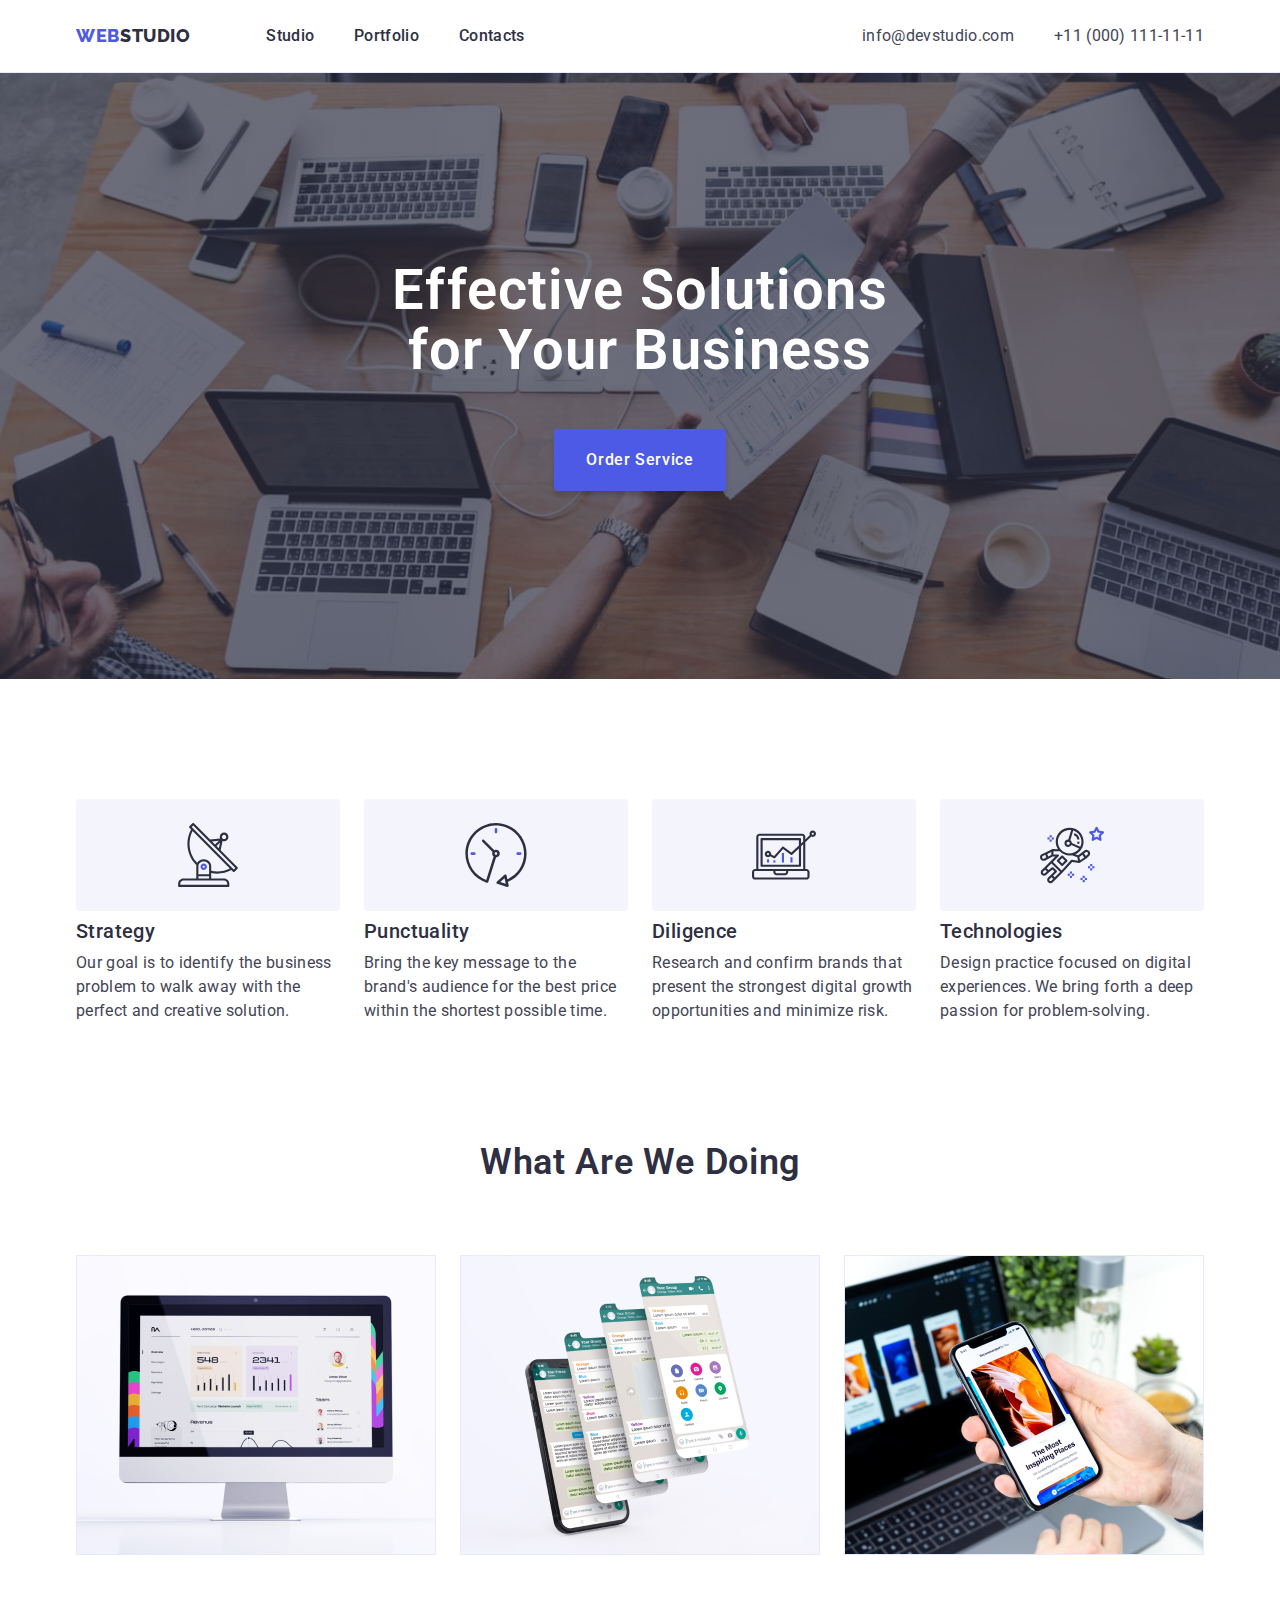
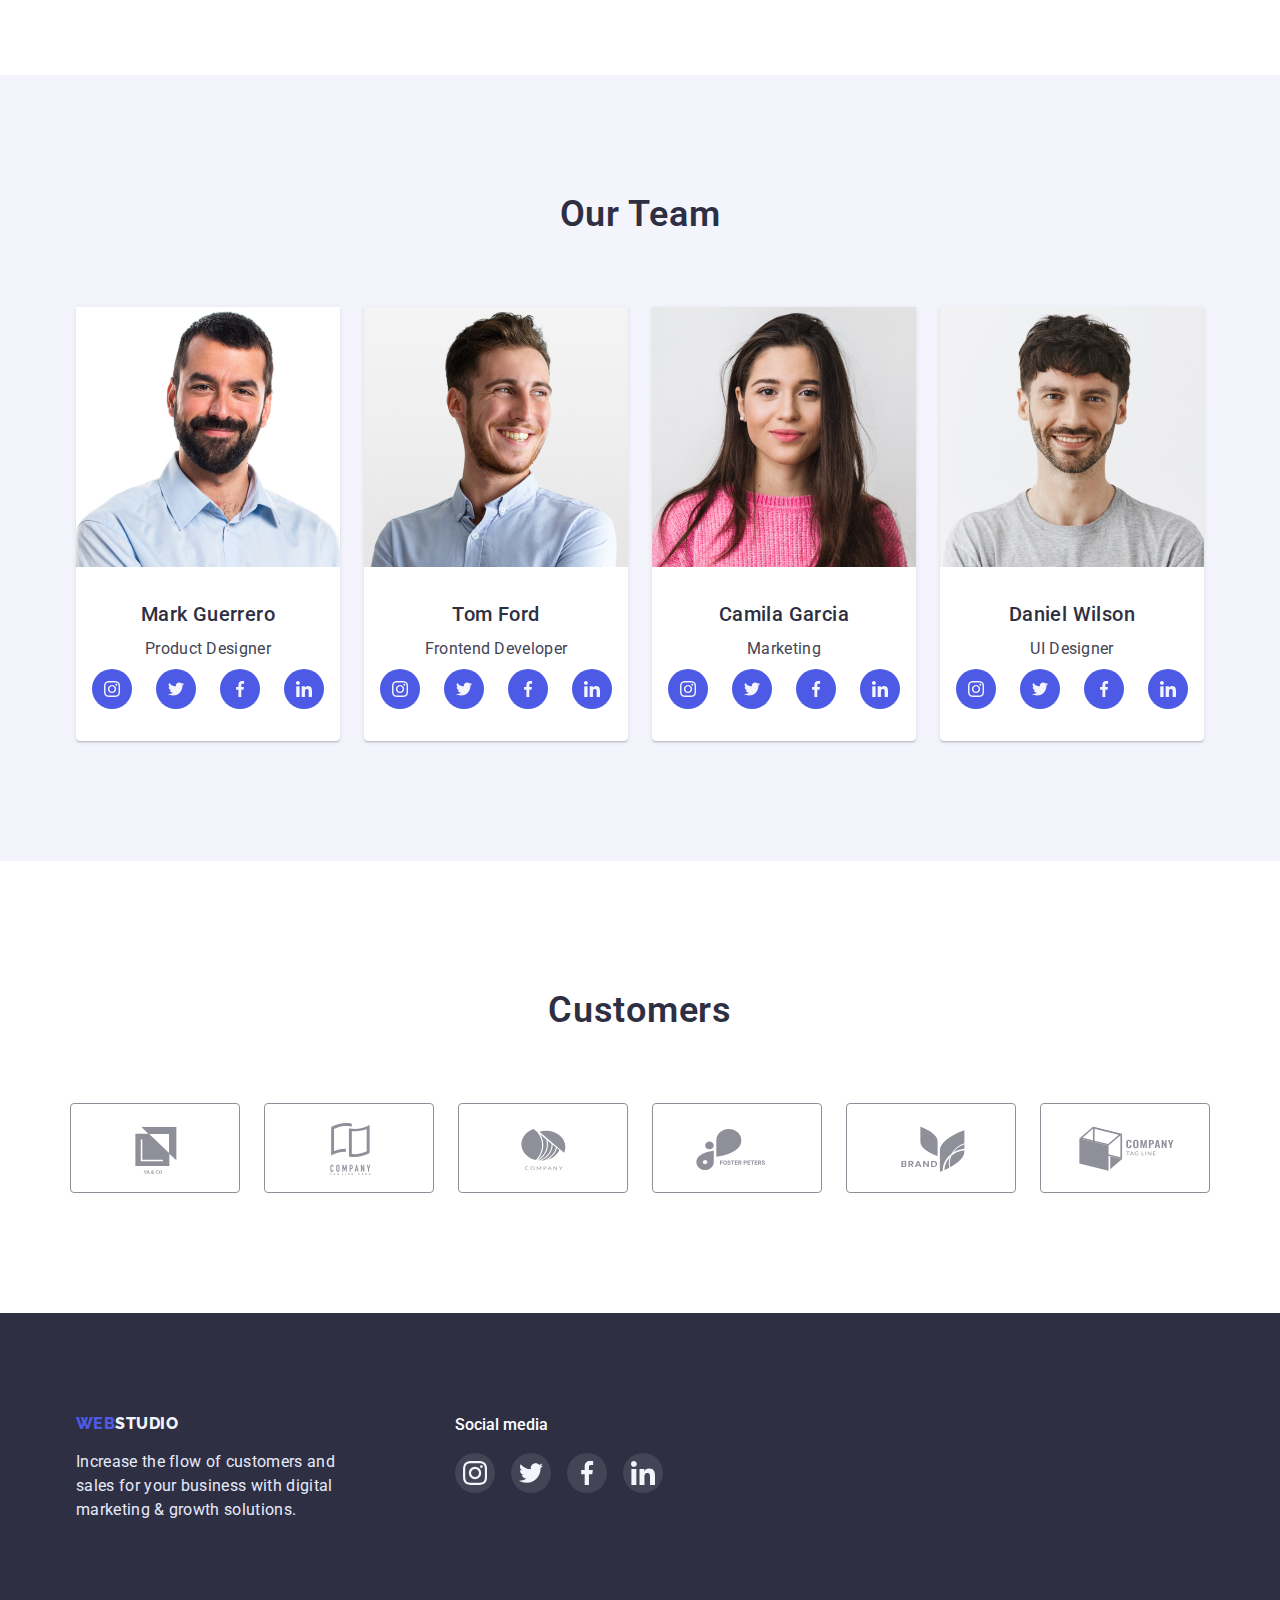
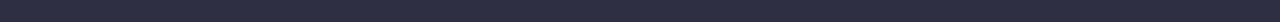
<file: index.html>
<!DOCTYPE html>
<html lang="en">
  <!--...-->
<head>
    <meta charset="utf-8">
    <meta http-equiv="x-ua-compatible" content="ie=edge">
    <meta name="viewport" content="width=device-width, initial-scale=1.0">
    <title>Web Studio</title>
    <link rel="stylesheet" href="https://cdn.jsdelivr.net/npm/modern-normalize@1.1.0/modern-normalize.min.css">
    <link rel="preconnect" href="https://fonts.googleapis.com">
    <link rel="preconnect" href="https://fonts.gstatic.com" crossorigin>
    <link href="https://fonts.googleapis.com/css2?family=Raleway:wght@800&family=Roboto:wght@400;500;700;900&display=swap" rel="stylesheet">
    <link rel="stylesheet" href="./css/styles.css">
</head>
<body>
  <!--HEADER-->
<header class="page-header">
<div class="container page-header-container">
  <nav class="page-nav">
      <div>
        <a class="logo link" href="LINK">
          <span class="logo-blue">Web</span>Studio</a>
        </div>
      <ul class="menu list">
         <li class="menu-item"><a class="menu-link link" href="index.html">Studio</a></li>
         <li class="menu-item"><a class="menu-link link" href="portfolio.html">Portfolio</a></li>
         <li class="menu-item"><a class="menu-link link" href="LINK">Contacts</a></li>
      </ul>
  </nav>
  <ul class="contact-phone-mail list">
      <li class="contact-mail-adress"><a class="mail-lin link" href="mailto:info@devstudio.com">info@devstudio.com</a></li>
      <li class="contact-phone-number"><a class="phone-lin link" href="tel:+11(000)1111111">+11 (000) 111-11-11</a></li>
    </ul>
</div>
</header>
<!---HERO-->
<main>
  <section class="hero">
   <div class="container">
     <h1 class="hero-title">Effective Solutions <br> for Your Business</h1>
     <button class="button-hero" type="button">Order Service</button>
   </div>
  </section>
  <!--SECTOIN DESCRIPTION-->
  <section class="section-description section">
    <div class="container">
      <ul class="list list-description">
        <li class="list-text">
          <div class="description-icon">
            <svg class="icon-antenna" width="64" height="64">
              <use href="./imeges/sprite.svg#icon-antenna-1"></use>
            </svg>
          </div>
          <h3 class="title title-description">Strategy</h3>
          <p class="subtitle subtitle-description">Our goal is to identify the business problem to walk away with the perfect and creative solution.</p>
        </li>
        <li class="list-text">
          <div class="description-icon">
            <svg class="icon-clock" width="64" height="64">
              <use href="./imeges/sprite.svg#icon-clock-1"></use>
            </svg>
          </div>
         <h3 class="title title-description">Punctuality</h3>
         <p class="subtitle subtitle-description">Bring the key message to the brand's audience for the best price within the shortest possible time.</p>
        </li>
        <li class="list-text">
          <div class="description-icon">
            <svg class="icon-diagram" width="64" height="64">
              <use href="./imeges/sprite.svg#icon-diagram-1"></use>
            </svg>
          </div>
          <h3 class="title title-description">Diligence</h3>
          <p class="subtitle subtitle-description">Research and confirm brands that present the strongest digital growth opportunities and minimize risk.</p>
        </li>
          <li class="list-text">
            <div class="description-icon">
              <svg class="icon-astronaut" width="64" height="64">
                <use href="./imeges/sprite.svg#icon-astronaut-1"></use>
              </svg>
            </div>
            <h3 class="title title-description">Technologies</h3>
            <p class="subtitle subtitle-description">Design practice focused on digital experiences. We bring forth a deep passion for problem-solving.</p>
          </li>
      </ul>
    </div>
  </section>
  <section class="services-section">
    <div class="container">
      <h2 class="section-title">What are we doing</h2>
      <ul class="list list-cards">
        <li><img src="imeges/Rectangle71.jpg" alt="monitor appl" width="360"></li>
        <li><img src="imeges/Rectangle71-1.jpg" alt="iphone scrinshots" width="360"></li>
        <li><img src="imeges/Rectangle71-2.jpg" alt="iphone in hand" width="360"></li>
      </ul>
    </div>
  </section>
  <!--TEAM-->
  <section class="team-section section">
    <div class="container">
      <h2 class="section-title">Our Team</h2>
      <ul class="list list-team">
        <li class="team-icon"><img src="imeges/img1.jpg" alt="photo Mark Guerrero" width="264">
          <div class="team-name-profession">
            <h3 class="team-name">Mark Guerrero</h3>
            <p class="team-profession">Product Designer</p>
            <ul class="social-list list link">
              <li class="social-list-item">
                <a href="" class="social-list-link">
                  <svg class="social-list-icon" width="16" height="16">
                    <use href="./imeges/sprite.svg#icon-instagram-2"></use>
                  </svg>
                </a>
              </li>
              <li class="social-list-item">
                <a href="" class="social-list-link">
                  <svg class="social-list-icon" width="16" height="16">
                    <use href="./imeges/sprite.svg#icon-twitter-1"></use>
                  </svg>
                </a>
              </li>
              <li class="social-list-item">
                <a href="" class="social-list-link">
                  <svg class="social-list-icon" width="16" height="16">
                    <use href="./imeges/sprite.svg#icon-facebook-1"></use>
                  </svg>
                </a>
              </li>
              <li class="social-list-item">
                <a href="" class="social-list-link">
                  <svg class="social-list-icon" width="16" height="16">
                    <use href="./imeges/sprite.svg#icon-linkedin-1"></use>
                  </svg>
                </a>
              </li>
            </ul>
          </div>
        </li>
        <li class="team-icon"><img src="imeges/img2.jpg" alt="photo Tom Ford" width="264">
          <div class="team-name-profession">
            <h3 class="team-name">Tom Ford</h3>
            <p class="team-profession">Frontend Developer</p>
            <ul class="social-list list link">
              <li class="social-list-item">
                <a href="" class="social-list-link">
                  <svg class="social-list-icon" width="16" height="16">
                    <use href="./imeges/sprite.svg#icon-instagram-2"></use>
                  </svg>
                </a>
              </li>
              <li class="social-list-item">
                <a href="" class="social-list-link">
                  <svg class="social-list-icon" width="16" height="16">
                    <use href="./imeges/sprite.svg#icon-twitter-1"></use>
                  </svg>
                </a>
              </li>
              <li class="social-list-item">
                <a href="" class="social-list-link">
                  <svg class="social-list-icon" width="16" height="16">
                    <use href="./imeges/sprite.svg#icon-facebook-1"></use>
                  </svg>
                </a>
              </li>
              <li class="social-list-item">
                <a href="" class="social-list-link">
                  <svg class="social-list-icon" width="16" height="16">
                    <use href="./imeges/sprite.svg#icon-linkedin-1"></use>
                  </svg>
                </a>
              </li>
            </ul>
          </div>
        </li>
        <li class="team-icon"><img src="imeges/img3.jpg" alt="photo Camila Garcia" width="264">
          <div class="team-name-profession">
            <h3 class="team-name">Camila Garcia</h3>
            <p class="team-profession">Marketing</p>
            <ul class="social-list list link">
              <li class="social-list-item">
                <a href="" class="social-list-link">
                  <svg class="social-list-icon" width="16" height="16">
                    <use href="./imeges/sprite.svg#icon-instagram-2"></use>
                  </svg>
                </a>
              </li>
              <li class="social-list-item">
                <a href="" class="social-list-link">
                  <svg class="social-list-icon" width="16" height="16">
                    <use href="./imeges/sprite.svg#icon-twitter-1"></use>
                  </svg>
                </a>
              </li>
              <li class="social-list-item">
                <a href="" class="social-list-link">
                  <svg class="social-list-icon" width="16" height="16">
                    <use href="./imeges/sprite.svg#icon-facebook-1"></use>
                  </svg>
                </a>
              </li>
              <li class="social-list-item">
                <a href="" class="social-list-link">
                  <svg class="social-list-icon" width="16" height="16">
                    <use href="./imeges/sprite.svg#icon-linkedin-1"></use>
                  </svg>
                </a>
              </li>
            </ul>
          </div>
        </li>
        <li class="team-icon"><img src="imeges/img4.jpg" alt="photo Daniel Wilson" width="264">
          <div class="team-name-profession">
            <h3 class="team-name">Daniel Wilson</h3>
            <p class="team-profession">UI Designer</p>
            <ul class="social-list list link">
              <li class="social-list-item">
                <a href="" class="social-list-link">
                  <svg class="social-list-icon" width="16" height="16">
                    <use href="./imeges/sprite.svg#icon-instagram-2"></use>
                  </svg>
                </a>
              </li>
              <li class="social-list-item">
                <a href="" class="social-list-link">
                  <svg class="social-list-icon" width="16" height="16">
                    <use href="./imeges/sprite.svg#icon-twitter-1"></use>
                  </svg>
                </a>
              </li>
              <li class="social-list-item">
                <a href="" class="social-list-link">
                  <svg class="social-list-icon" width="16" height="16">
                    <use href="./imeges/sprite.svg#icon-facebook-1"></use>
                  </svg>
                </a>
              </li>
              <li class="social-list-item">
                <a href="" class="social-list-link">
                  <svg class="social-list-icon" width="16" height="16">
                    <use href="./imeges/sprite.svg#icon-linkedin-1"></use>
                  </svg>
                </a>
              </li>
            </ul>
          </div>
        </li>
      </ul>
    </div>
  </section>
  <!--CUSTOMERS-->
  <section class="custumers">
    <div class="custumers-section">
      <h2 class="section-title title-costumers">Customers</h2>
      <ul class="costumers-list list">
        <li class="item">
          <a href="" class="customers-logo">
          <svg class="customers-icon" width="104" height="56">
            <use href="./imeges/sprite.svg#icon-Logo"></use>
          </svg>
        </a>
       </li>
       <li class="item">
        <a href="" class="customers-logo">
        <svg class="customers-icon" width="104" height="56">
          <use href="./imeges/sprite.svg#icon-Logo-2"></use>
        </svg>
      </a>
     </li>
     <li class="item">
      <a href="" class="customers-logo">
      <svg class="customers-icon" width="104" height="56">
        <use href="./imeges/sprite.svg#icon-Logo-3"></use>
      </svg>
    </a>
   </li>
   <li class="item">
    <a href="" class="customers-logo">
    <svg class="customers-icon" width="104" height="56">
      <use href="./imeges/sprite.svg#icon-Logo-4"></use>
    </svg>
  </a>
 </li>
 <li class="item">
  <a href="" class="customers-logo">
  <svg class="customers-icon" width="104" height="56">
    <use href="./imeges/sprite.svg#icon-Logo-5"></use>
  </svg>
</a>
</li>
<li class="item">
  <a href="" class="customers-logo">
  <svg class="customers-icon" width="104" height="56">
    <use href="./imeges/sprite.svg#icon-Logo-6"></use>
  </svg>
</a>
</li>
      </ul>
    </div>
  </section>
</main>
<footer class="footer">
  <div class="container footer-content">
      <div>
        <a class="logo-footer link" href="LINK">Web<span class="logo-white">Studio</span></a>
        <p class="footer-text">Increase the flow of customers and<br>sales for your business with digital<br> marketing & growth solutions.</p>
      </div>
        <div class="footer-social-icon">
          <p class="footer-text-social-media">Social media</p>
            <ul class="footer-social-list list">
              <li class="footer-social-list-item">
                <a href="" class="foter-social-link">
                  <svg class="footer-social-list-icon" width="24" height="24">
                    <use href="./imeges/sprite.svg#icon-instagram-2"></use>
                  </svg>
                </a>
              </li>
              <li>
                <a href="" class="foter-social-link">
                  <svg class="footer-social-list-icon" width="24" height="24">
                    <use href="./imeges/sprite.svg#icon-twitter-1"></use>
                  </svg>
                </a>
              </li>
              <li>
                <a href="" class="foter-social-link">
                  <svg class="footer-social-list-icon" width="24" height="24">
                    <use href="./imeges/sprite.svg#icon-facebook-1"></use>
                  </svg>
                </a>
              </li>
              <li>
                <a href="" class="foter-social-link">
                  <svg class="footer-social-list-icon" width="24" height="24">
                    <use href="./imeges/sprite.svg#icon-linkedin-1"></use>
                  </svg>
                </a>
              </li>
            </ul>
        </div>
  </div>
</footer>
</body>
</file>
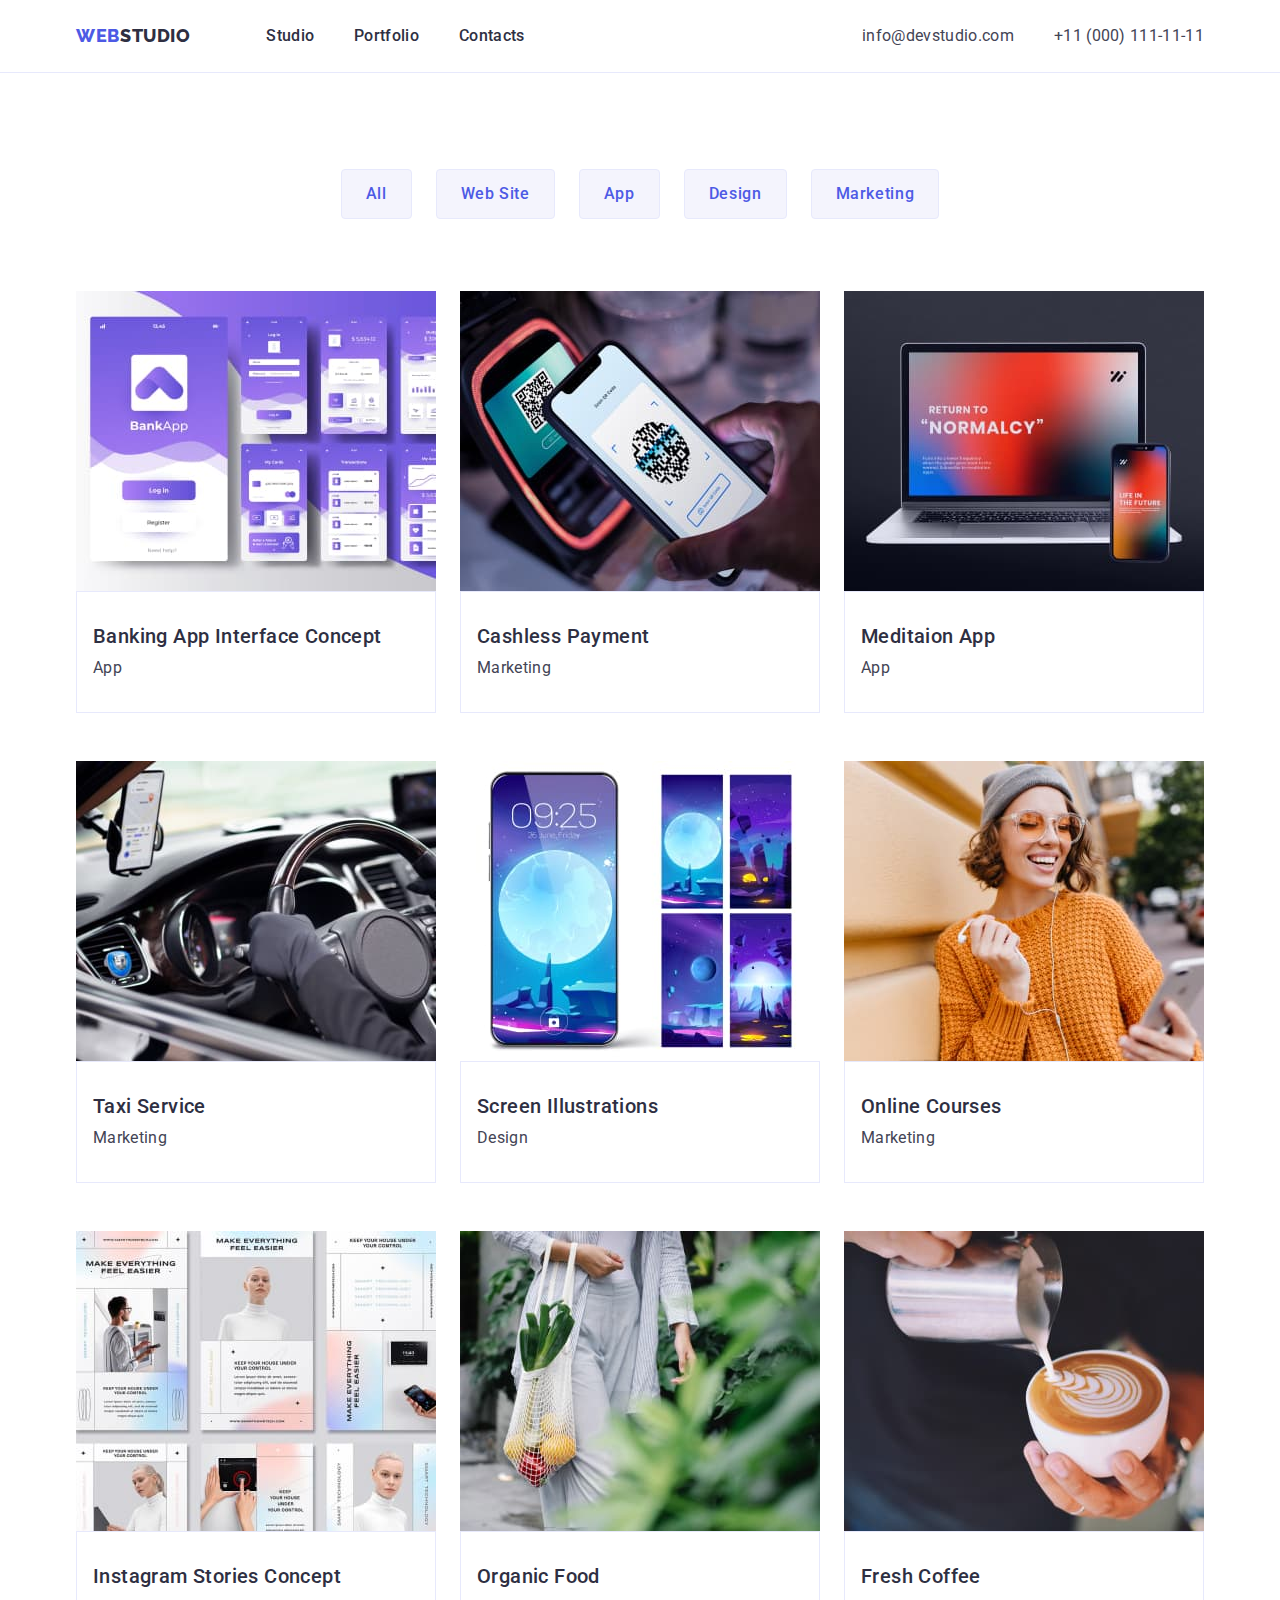
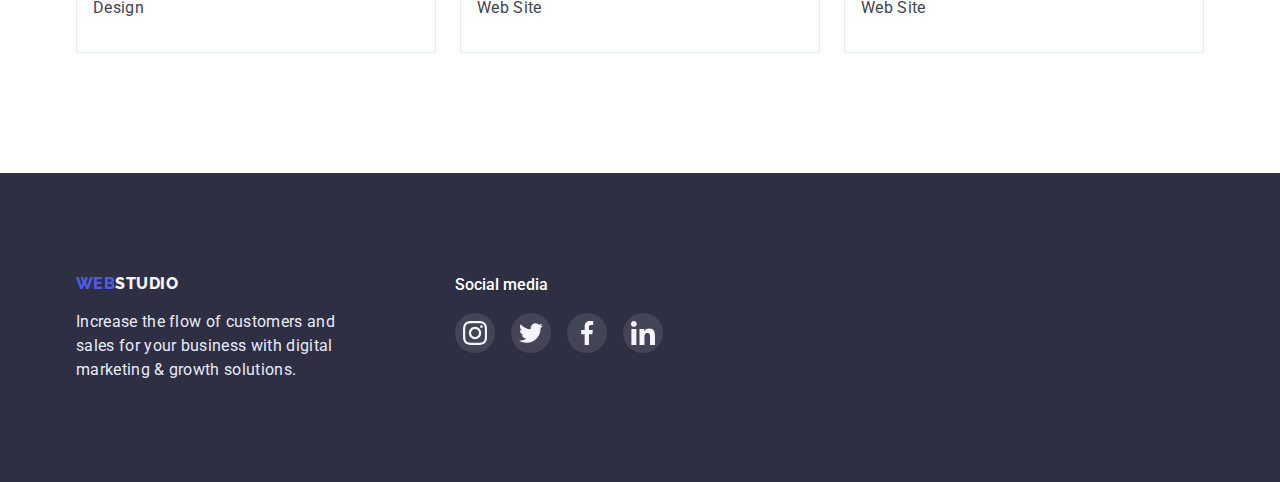
<file: portfolio.html>
<!DOCTYPE html>
<html lang="en">
<head>
    <meta charset="UTF-8">
    <meta http-equiv="X-UA-Compatible" content="IE=edge">
    <meta name="viewport" content="width=device-width, initial-scale=1.0">
    <title>Document</title>
    <link rel="stylesheet" href="https://cdn.jsdelivr.net/npm/modern-normalize@1.1.0/modern-normalize.min.css">
    <link rel="preconnect" href="https://fonts.googleapis.com">
    <link rel="preconnect" href="https://fonts.gstatic.com" crossorigin>
    <link href="https://fonts.googleapis.com/css2?family=Raleway:wght@800&family=Roboto:wght@400;500;700;900&display=swap" rel="stylesheet">
    <link rel="stylesheet" href="./css/styles.css">
</head>
<body>
    <!--HEADER-->
    <header class="page-header">
        <div class="container page-header-container">
            <nav class="page-nav">
                <div>
                    <a class="logo link" href="LINK"><span class="logo-blue">Web</span>Studio</a>
                </div>
                <ul class="menu list">
                    <li class="menu-item"><a class="menu-link link" href="index.html">Studio</a></li>
                    <li class="menu-item"><a class="menu-link link" href="portfolio.html">Portfolio</a></li>
                    <li class="menu-item"><a class="menu-link link" href="LINK">Contacts</a></li>
                </ul>
            </nav>
            <ul class="contact-phone-mail list">
                <li class="contact-mail-adress"><a class="mail-lin link" href="mailto:info@devstudio.com">info@devstudio.com</a></li>
                <li class="contact-phone-number"><a class="phone-lin link" href="tel:+11(000)1111111">+11 (000) 111-11-11</a></li>
            </ul>
        </div>
    </header>
<main>
    <!--PORTFOLIO MENU-->
    <section class="button-portfolio section-portfolio">
        <div class="container">
            <ul class="list list-button">
                <li><button class="button-filter" type="button">All</button></li>
                <li><button class="button-filter" type="button">Web Site</button></li>
                <li><button class="button-filter" type="button">App</button></li>
                <li><button class="button-filter" type="button">Design</button></li>
                <li><button class="button-filter" type="button">Marketing</button></li>
            </ul>
            <ul class="list menu-portfolio">
                <li class="portfolio-cards"><img src="./imeges/img-bank-app.jpg" alt="bank app on the phone" width="360">
                    <div class="portfolio-cards-wrapper menu-title-text">
                        <h3 class="menu-title">Banking App Interface Concept</h3>
                        <p class="menu-text">App</p>
                    </div>
                </li>
                <li class="portfolio-cards"><img src="./imeges/img-qrcode.jpg" alt="qr code on phone" width="360">
                    <div class="portfolio-cards-wrapper menu-title-text">
                        <h3 class="menu-title">Cashless Payment</h3>
                        <p class="menu-text">Marketing</p>
                    </div>
                </li>
                <li class="portfolio-cards"><img src="./imeges/img-normalcy.jpg" alt="laptop and phone" width="360">
                    <div class="portfolio-cards-wrapper menu-title-text">
                        <h3 class="menu-title">Meditaion App</h3>
                        <p class="menu-text">App</p>
                    </div>
                </li>
                <li class="portfolio-cards"><img src="./imeges/img-driver.jpg" alt="driver" width="360">
                    <div class="portfolio-cards-wrapper menu-title-text">
                        <h3 class="menu-title">Taxi Service</h3>
                        <p class="menu-text">Marketing</p>
                    </div>
                </li>
                <li class="portfolio-cards"><img src="././imeges/img-phone-moon.jpg" alt="phone with moon" width="360">
                    <div class="portfolio-cards-wrapper menu-title-text">
                        <h3 class="menu-title">Screen Illustrations</h3>
                        <p class="menu-text">Design</p>
                    </div>
                </li>
                <li class="portfolio-cards"><img src="./imeges/img-women-in-orange.jpg" alt="women with phone" width="360">
                    <div class="portfolio-cards-wrapper menu-title-text">
                        <h3 class="menu-title">Online Courses</h3>
                        <p class="menu-text">Marketing</p>
                    </div>
                </li>
                <li class="portfolio-cards"><img src="./imeges/img-colage.jpg" alt="photo collage" width="360">
                    <div class="portfolio-cards-wrapper menu-title-text">
                        <h3 class="menu-title">Instagram Stories Concept</h3>
                        <p class="menu-text">Design</p>
                    </div>
                </li>
                <li class="portfolio-cards"><img src="./imeges/img-fruits-in-bag.jpg" alt="girl carrying fruits in a bag" width="360">
                    <div class="portfolio-cards-wrapper menu-title-text">
                        <h3 class="menu-title">Organic Food</h3>
                        <p class="menu-text">Web Site</p>
                    </div>
                </li>
                <li class="portfolio-cards"><img src="./imeges/img-coffe-with-milk.jpg" alt="coffe with milk" width="360">
                    <div class="portfolio-cards-wrapper menu-title-text">
                        <h3 class="menu-title">Fresh Coffee</h3>
                        <p class="menu-text">Web Site</p>
                    </div>
                </li>
            </ul>
        </div>
    </section>
</main>
<footer class="footer">
    <div class="container footer-content">
        <div>
          <a class="logo-footer link" href="LINK">Web<span class="logo-white">Studio</span></a>
          <p class="footer-text">Increase the flow of customers and<br>sales for your business with digital<br> marketing & growth solutions.</p>
        </div>
          <div class="footer-social-icon">
            <p class="footer-text-social-media">Social media</p>
              <ul class="footer-social-list list">
                <li class="footer-social-list-item">
                  <a href="" class="foter-social-link">
                    <svg class="footer-social-list-icon" width="24" height="24">
                      <use href="./imeges/sprite.svg#icon-instagram-2"></use>
                    </svg>
                  </a>
                </li>
                <li>
                  <a href="" class="foter-social-link">
                    <svg class="footer-social-list-icon" width="24" height="24">
                      <use href="./imeges/sprite.svg#icon-twitter-1"></use>
                    </svg>
                  </a>
                </li>
                <li>
                  <a href="" class="foter-social-link">
                    <svg class="footer-social-list-icon" width="24" height="24">
                      <use href="./imeges/sprite.svg#icon-facebook-1"></use>
                    </svg>
                  </a>
                </li>
                <li>
                  <a href="" class="foter-social-link">
                    <svg class="footer-social-list-icon" width="24" height="24">
                      <use href="./imeges/sprite.svg#icon-linkedin-1"></use>
                    </svg>
                  </a>
                </li>
              </ul>
          </div>
    </div>
  </footer>
</body>
</html>
</file>
<file: css/styles.css>
:root{
--accent-color: #404BBF;
--text-color: #434455;
--hero-text-color: #FFFFFF;
--primary-font: 'Roboto', sans-serif;
--secondary-font: 'Raleway', sans-serif;
--nav-menu-color:#2E2F42;
--Logo-color: #4D5AE5;
--footer-text-color: #E7E9FC;
--logo-background-color: #F4F4FD;
--background-color: #E5E5E5 ;

}
/*прибрали крапки зі списків*/
.list{
    list-style: none;
}

/*прибрали підкреслення посилань*/
.link{
    text-decoration: none;
}
/*скидання зовнішніх відступів*/
h1, 
h2, 
h3, 
h4, 
h5, 
h6,
p{
    margin-top: 0;
    margin-bottom: 0;
}
ul{
    margin-top: 0;
    margin-bottom: 0;
    padding-left: 0;
}
img{
    display: block;
}
/*налаштування курсору*/
button{
    cursor: pointer;
}
/*наслідування від батьківського елемента*/
body{
    font-family: var(--primary-font);
    font-weight: 400;
}

/*задаємо ширину контейнеру*/
.container{
    width: 1158px;
    margin-left: auto;
    margin-right: auto;
    padding-left: 15px;
    padding-right: 15px;
}
/*задаємо відступи між скціями*/
.section{
    padding-top: 120px;
    padding-bottom: 120px;
}


/* HEADER */
.logo{
    width: 71px;
    height: 24px;
    font-family: var(--secondary-font);
    font-weight: 800;
    font-size: 18px;
    line-height: 1.33;
    color: var(--nav-menu-color);
    letter-spacing: 0.03em;
    text-transform: uppercase;
}
.logo-blue{    
    width: 44px;
    height: 24px;
    color: var(--Logo-color);
    letter-spacing: 0.03em;
}
.menu-link:hover,
.menu-link:focus{
    color: var(--accent-color);
}
.menu-link{
    font-weight: 500;
    font-size: 16px;
    line-height: 1.5;
    letter-spacing: 0.02em;
    color: var(--nav-menu-color);
}
.phone-lin{
    font-size: 16px;
    line-height: 1.5;
    letter-spacing: 0.02em;
    color: var(--text-color);
}
.mail-lin{
    font-size: 16px;
    line-height: 1.5;
    letter-spacing: 0.02em;
    color: var(--text-color);
}
.mail-lin:hover,
.mail-lin:focus{
    color: var(--accent-color);
}
.phone-lin:hover,
.phone-lin:focus{
    color: var(--accent-color);
}
/*ставимо у рядок елементи хедеру*/
.page-header-container{
    display: flex;
    align-items: center;
}
.page-nav{
    display: flex;
    align-items: center;
}
.logo-blue{
    display: inline-flex;
    align-items: center;
}
.menu{
    display: flex;
    align-items: center;
}
.contact-phone-mail{
    display: flex;
    align-items: center;
    margin-left: auto;
}
/*робимо відступи*/
.logo{
    margin-right: 76px;
}
.menu-item:not(:last-child){
    margin-right: 40px;
}
.contact-mail-adress{
    margin-right: 40px;
}
.page-header{
    padding-top: 24px;
    padding-bottom: 24px;

    /*встановлюємо рамку*/
    border-bottom-width: 1px;
    border-bottom-style: solid;
    border-bottom-color:var(--footer-text-color);
}
/* /HEADER */

/* HERO */
.hero{
    background: var(--nav-menu-color);
    padding-top: 188px;
    padding-bottom: 188px;
    background-image:
    linear-gradient(rgba(46, 47, 66, 0.7), rgba(46, 47, 66, 0.7)),
     url(../imeges/people-office.jpg);
    background-size: cover;
}
.hero-title{
    font-weight: 600;
    font-size: 56px;
    line-height: 1.07;
    text-align: center;
    letter-spacing: 0.02em;
    color: var(--hero-text-color);
    margin-bottom: 48px;
}
.button-hero{
    font-weight: 500;
    font-size: 16px;
    font-family: var(--primary-font);
    line-height: 1.9;
    display: flex;
    align-items: center;
    letter-spacing: 0.04em;
    color: var(--hero-text-color);
    background: var(--Logo-color);
    box-shadow: 0px 4px 4px rgba(0, 0, 0, 0.15);
    border-radius: 4px;
    border: none;
    padding: 16px 32px 16px 32px;
    margin: 0 auto;
    display: block;
}
.button-hero:focus,
.button-hero:hover{
    background: var(--accent-color);
    box-shadow: 0px 4px 4px rgba(0, 0, 0, 0.15);
}
/* /HERO */

/* SECTOIN DESCRIPTION */
.services-section{
    padding-bottom: 120px;
}

.title{
    font-weight: 500;
    font-size: 20px;
    line-height: 1.2;
    letter-spacing: 0.02em;
    color: var(--nav-menu-color);
}
.title-description{
    margin-bottom: 8px;
    flex-wrap: wrap;
}
.subtitle-description{
    flex-wrap: wrap;
}
/*виставляємо елементи у рядок*/
.list-description{
    display: flex;
    flex-basis: calc(100%-3*24/4);
    column-gap: 24px;
}
.list-text{
    width: 264px;
}
.description-icon{
    width: 264px;
    height: 112px;
    border-radius: 4px;
    background: #F4F4FD;
    display: flex;
    justify-content: center;
    align-items: center;
    margin-bottom: 8px;
}


/* /SECTOIN DESCRIPTION */
/*What are we doing*/
.list-cards{
    display: flex;
    flex-wrap: wrap;
    justify-content: space-between;
    flex-basis: calc(100%-2*24/3);
}
/* /What are we doing*/

/* TEAM */
.team-icon{
    background: #FFFFFF;
    box-shadow: 0px 1px 6px rgba(46, 47, 66, 0.08), 0px 1px 1px rgba(46, 47, 66, 0.16), 0px 2px 1px rgba(46, 47, 66, 0.08);
    border-radius: 0px 0px 4px 4px;
}
.team-section{
    background: var(--logo-background-color);
}
.list-team{
    display: flex;
    flex-wrap: nowrap;
    flex-basis: calc(100%-3*24/4);
    gap: 24px;
}
.subtitle{
    font-size: 16px;
    line-height: 1.5;
    letter-spacing: 0.02em;
    color: var(--text-color);
}
.section-title{
    font-weight: 600;
    font-size: 36px;
    line-height: 1.11;
    text-align: center;
    letter-spacing: 0.02em;
    text-transform: capitalize;
    color: var(--nav-menu-color);
    /*задаємо відступи внутрішні, між елементами*/
    margin-bottom: 72px;

}
.team-name{
    font-weight: 500;
    font-size: 20px;
    line-height: 1.5;
    text-align: center;
    letter-spacing: 0.02em;
    color: var(--nav-menu-color);
    /*задаємо внутрішні відступи*/
    margin-bottom: 8px;
}
.team-profession{
    font-size: 16px;
    line-height: 1.5;
    text-align: center;
    letter-spacing: 0.02em;
    color: var(--text-color);
}
.team-name-profession{
    padding-top: 32px;
    padding-bottom: 32px;
}
.social-list-icon{
    fill: #F4F4FD;
}
.social-list-link:focus,
.social-list-link:hover{
    background: var(--accent-color);
}
.social-list-link{
    display: flex;
    justify-content: center;
    align-items: center;
    width: 40px;
    height: 40px;
    border-radius: 50%;
    background-color: var(--Logo-color);
}
.social-list{
    display: flex;
    justify-content: center;
    gap: 24px;
    margin-top: 8px;
}
/* /TEAM */

/* PORTFOLIO */
.button-filter{
    box-sizing: border-box;
    font-family: inherit;
    font-weight: 500;
    font-size: 16px;
    line-height: 1.5;
    display: flex;
    align-items: center;
    text-align: center;
    letter-spacing: 0.04em;
    color: var(--Logo-color);
    border-radius: 4px;
    border:1px solid #E7E9FC;
    /*задаємо внутрішні відступи кнопкам*/
    padding: 12px 24px 12px 24px;
    background-color: #E7E9FC;
    background-color:#F4F4FD;
}
.button-filter:focus,
.button-filter:hover{
    background-color: var(--accent-color);
    color: var(--hero-text-color);
    box-shadow: 0px 3px 1px rgba(0, 0, 0, 0.1), 0px 2px 1px rgba(0, 0, 0, 0.08), 0px 2px 2px rgba(0, 0, 0, 0.12);
    border: 1px solid var(--accent-color);
}
.menu-title{
    font-weight: 500;
    font-size: 20px;
    line-height: 1.2;
    letter-spacing: 0.02em;
    color: var(--nav-menu-color);
    /*проставляємо внутрішні відступи*/
    margin-bottom: 8px;
}
.menu-text{
    font-size: 16px;
    line-height: 1.5;
    letter-spacing: 0.02em;
    color: var(--text-color);
}
/*задаємо відступи на текст у картках*/
.menu-title-text{
padding: 32px 16px 32px 16px;
}

.list-button{
    display: flex;
    align-items: center;
    justify-content: center;
    gap: 24px;
    margin-bottom: 72px;
}
.menu-portfolio{
    display: flex;
    flex-wrap: wrap;
    column-gap:24px;
    row-gap: 48px;
}
.portfolio-cards{
    flex-basis: calc(100%-48/3);
    box-sizing: border-box;
}
.portfolio-cards:hover{
    box-shadow: 0px 1px 6px rgba(46, 47, 66, 0.08), 0px 1px 1px rgba(46, 47, 66, 0.16), 0px 2px 1px rgba(46, 47, 66, 0.08);
}
.portfolio-cards-wrapper{
    border-width: 1px;
    border-style: solid;
    border-color: var(--footer-text-color);
}
/*задаємо відступи секції портфоліо*/
.section-portfolio{
    padding-top: 96px;
    padding-bottom: 120px;
}

/* /PORTFOLIO */

/* FOOTER */
.footer{
    background: var(--nav-menu-color);
    padding-top: 100px;
    padding-bottom: 100px;
}
.logo-footer{
    font-family: 'Raleway', sans-serif;;
    font-weight: 800;
    font-size: 1.17;
    line-height: 21px;
    display: flex;
    align-items: center;
    letter-spacing: 0.03em;
    text-transform: uppercase;
    color: var(--Logo-color);
}
.logo-white{
    color: var(--logo-background-color);
}
.footer-text{
    font-size: 16px;
    line-height: 1.5;
    letter-spacing: 0.02em;
    color: var(--footer-text-color);
    /*задаємо внутрішні відступи*/
    margin-top: 16px;
}
.footer-content{
    display: flex;
}
.footer-text-social-media{
    font-weight: 500;
    font-size: 16px;
    line-height: 1.5;
    color:var(--hero-text-color)
}
.foter-social-link{
    display: flex;
    justify-content: center;
    align-items: center;
    width: 40px;
    height: 40px;
    border-radius: 50%;
    background-color: rgba(255, 255, 255, 0.1);
}
.foter-social-link:focus,
.foter-social-link:hover{
    background-color: #31D0AA;
}


.footer-social-list-icon{
    fill: var(--logo-background-color);
}
.footer-social-list{
    display: flex;
    justify-content: center;
    gap: 16px;
    margin-top: 16px;
}
.footer-social-icon{
    margin-left: 120px;
}
/* /FOOTER */

/* CUSTOMERS */
.title-costumers{
    padding-top: 130px;
}
.costumers-list{
    display: flex;
    justify-content: center;
    gap: 24px;
    padding-bottom: 120px;
}
.customers-logo{
    display: flex;
    justify-content: center;
    align-items: center;
    border: 1px solid #8E8F99;
    border-radius: 4px;
    padding: 16px 32px 16px 32px;
}
.customers-logo:focus,
.customers-logo:hover{
    border: 1px solid #404BBF;;
}
.customers-icon{
    fill: #8E8F99;

}
.customers-icon:focus,
.customers-icon:hover{
    fill: #404BBF;;
}
/* /CUSTOMERS */
</file>
